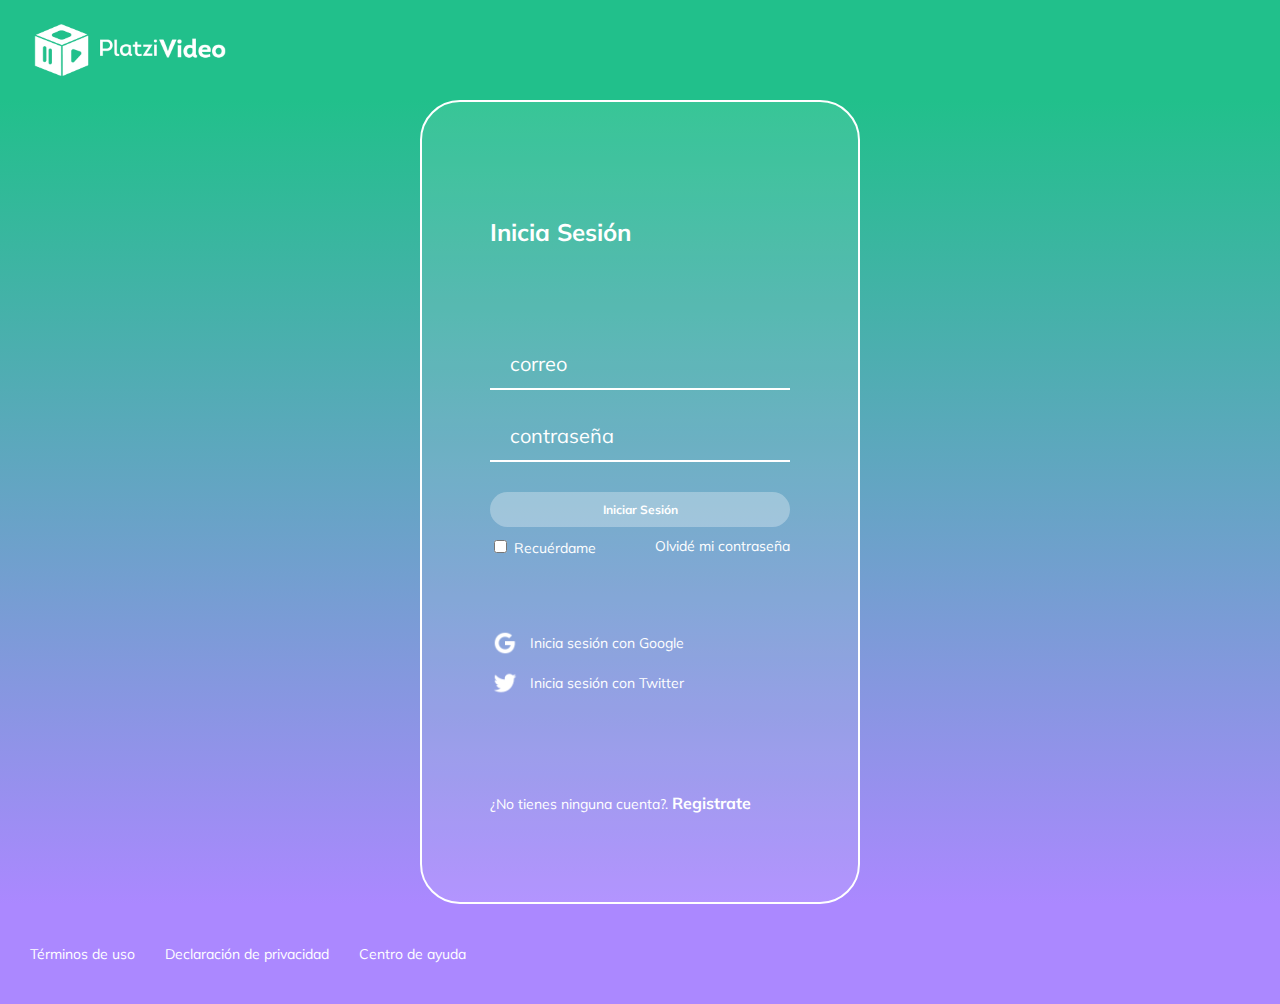
<file: index.html>
<!DOCTYPE html>
<html lang="en">
<head>
  <meta charset="UTF-8">
  <meta name="viewport" content="width=device-width, initial-scale=1.0">
  <meta http-equiv="X-UA-Compatible" content="ie=edge">
  <link rel="stylesheet" href="css/log.css">
    <link href="https://fonts.googleapis.com/css?family=Muli&display=swap"rel="stylesheet">
  <title>Log in</title>
</head>
<body>
    <header class="header">
      <img src="assets/ico/icon-platzi.png" alt="platzi video logo" class="header__img">
    </header>
    <section class="login">
      <article class="login__container">
        <h2>Inicia Sesi&oacute;n</h2>
        <form action="maqueta.html" class="login__container--form">
          <input type="text" name="" id="" class="input" placeholder="correo">
          <input type="password" name="" id="" class="input" placeholder="contraseña">
          <button class="button">Iniciar Sesi&oacute;n</button>
          <div class="login__container--remember-me">
            <label>
              <input type="checkbox" name="rec" id="rec"> Recu&eacute;rdame
            </label>
            <a href="#">Olvid&eacute; mi contraseña</a>
          </div>
        </form>
        <article class="login__container--social-media">
          <div>
            <img src="assets/ico/icon-google.png" alt="Icon-google">
            Inicia sesi&oacute;n con Google
          </div>
          <div>
            <img src="assets/ico/icon-twitter.png" alt="Icon-Twitter">
            Inicia sesi&oacute;n con Twitter
          </div>
        </article>
        <p class="login__container--registro">¿No tienes ninguna cuenta?.  <a href="registro.html">Registrate</a></p>
      </article>
    </section>
    <footer class="footer">
          <a href="/">T&eacute;rminos de uso</a>
          <a href="/">Declaraci&oacute;n de privacidad</a>
          <a href="/">Centro de ayuda</a>
    </footer>
</body>
</html>
</file>
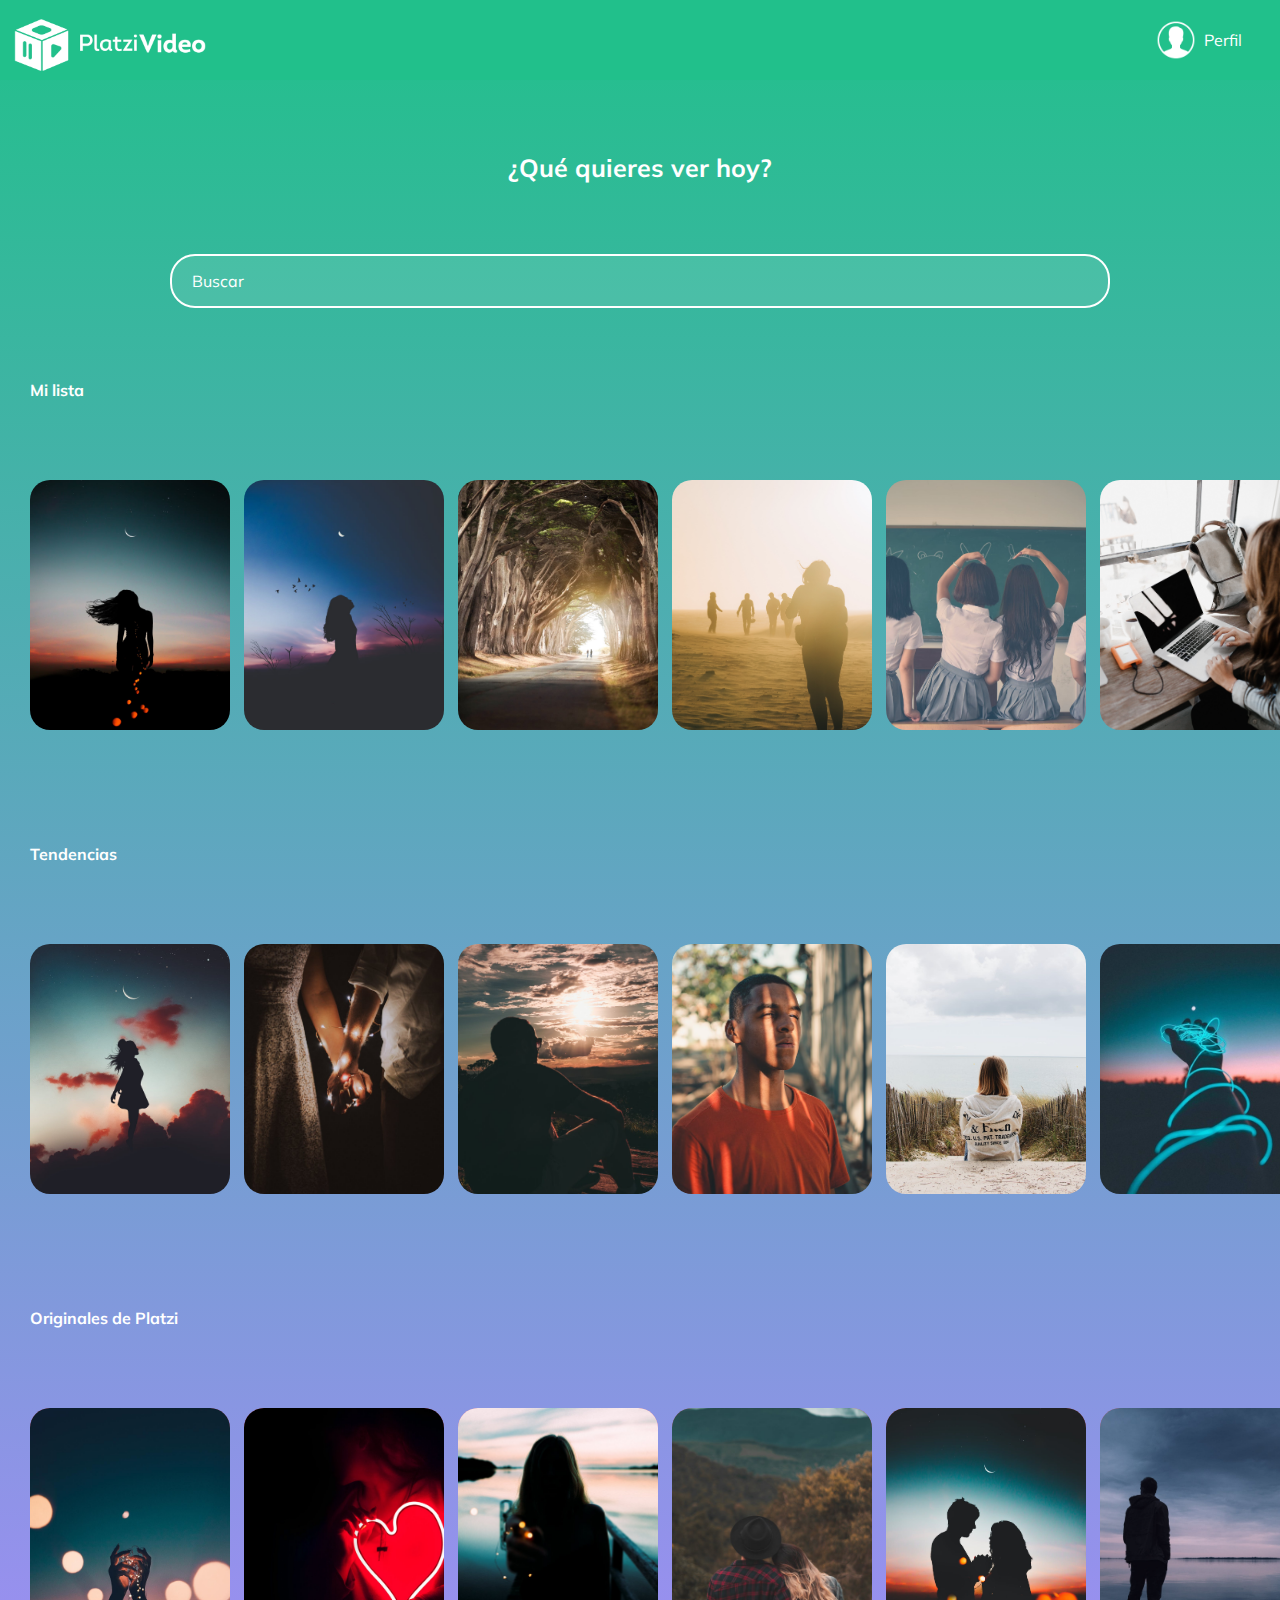
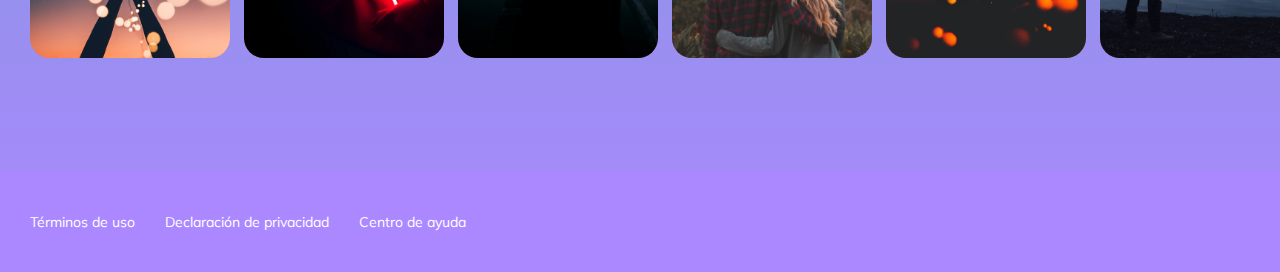
<file: maqueta.html>
<!DOCTYPE html>
<html lang="en">
<head>
  <meta charset="UTF-8">
  <meta name="viewport" content="width=device-width, initial-scale=1.0">
  <meta http-equiv="X-UA-Compatible" content="ie=edge">
  <link rel="stylesheet" href="css/master.css">
  <link href="https://fonts.googleapis.com/css?family=Muli&display=swap" rel="stylesheet">
  <title>Platzi Video</title>
</head>
<body>
  <header class="header">
    <img src="assets/ico/icon-platzi.png" alt="Platzi icono" class="header__img">
    <div class="header__menu">
        <div class="header__menu--profile">
            <img src="assets/ico/icon-user.png" alt="profile__incon">
            <p>Perfil</p>
        </div>
        <ul>
            <li><a href="not_found.html">Cuenta</a></li>
            <li><a href="index.html">Cerrar Sesi&oacute;n</a></li>
        </ul>
    </div>
  </header>
<!-- secciones de la pagina -->
  <section class="main">
    <h2 class="main__tittle">¿Qu&eacute; quieres ver hoy?</h2>
    <input class="input" type="text" placeholder="Buscar">
  </section>
  <!-- mi lista -->
  <h2 class="categories__title">Mi lista</h2>
  <section class="carousel">
      <div class="carousel__container">
          <div class="carousel-item">
              <img src="assets/img/full moon.jpeg" alt="" class="carousel-item__img">
              <div class="carousel-item__details">
                  <div>
                      <img class="carousel-item__details--img"  src="assets/ico/icon-play.png" alt="">
                      <img class="carousel-item__details--img"  src="assets/ico/icon-plus.png" alt="">
                  </div>
                      <p class="carousel-item__details--title"> Titulo descriptivo </p>
                      <p class="carousel-item__details--subtitle"> 2019 16+ 114 min </p>
              </div>
          </div>
          <div class="carousel-item">
              <img src="assets/img/in the dark.jpeg" class="carousel-item__img">
              <div class="carousel-item__details">
                  <div>
                      <img class="carousel-item__details--img"  src="assets/ico/icon-play.png" alt="">
                      <img class="carousel-item__details--img"  src="assets/ico/icon-plus.png" alt="">
                  </div>
                      <p class="carousel-item__details--title"> Titulo descriptivo </p>
                      <p class="carousel-item__details--subtitle"> 2019 16+ 114 min </p>
              </div>
          </div>
          <div class="carousel-item">
              <img src="assets/img/forest.jpeg" class="carousel-item__img">
              <div class="carousel-item__details">
                  <div>
                      <img class="carousel-item__details--img"  src="assets/ico/icon-play.png" alt="">
                      <img class="carousel-item__details--img"  src="assets/ico/icon-plus.png" alt="">
                  </div>
                      <p class="carousel-item__details--title"> Titulo descriptivo </p>
                      <p class="carousel-item__details--subtitle"> 2019 16+ 114 min </p>
              </div>
          </div>
          <div class="carousel-item">
              <img src="assets/img/friends.jpg" class="carousel-item__img">
              <div class="carousel-item__details">
                  <div>
                      <img class="carousel-item__details--img"  src="assets/ico/icon-play.png" alt="">
                      <img  class="carousel-item__details--img" src="assets/ico/icon-plus.png" alt="">
                  </div>
                      <p class="carousel-item__details--title"> Titulo descriptivo </p>
                      <p class="carousel-item__details--subtitle"> 2019 16+ 114 min </p>
              </div>
          </div>
          <div class="carousel-item">
              <img src="assets/img/fiendship.jpeg" class="carousel-item__img">
              <div class="carousel-item__details">
                  <div>
                      <img class="carousel-item__details--img" src="assets/ico/icon-play.png" alt="">
                      <img class="carousel-item__details--img" src="assets/ico/icon-plus.png" alt="">
                  </div>
                    <p class="carousel-item__details--title">Titulo descriptivo </p>
                    <p class="carousel-item__details--subtitle"> 2019 16+ 114 min </p>
              </div>
          </div>
          <div class="carousel-item">
              <img src="assets/img/computer.jpg" class="carousel-item__img">
              <div class="carousel-item__details">
                  <div>
                      <img class="carousel-item__details--img"  src="assets/ico/icon-play.png" alt="">
                      <img class="carousel-item__details--img"  src="assets/ico/icon-plus.png" alt="">
                  </div>
                    <p class="carousel-item__details--title">Titulo descriptivo </p>
                    <p class="carousel-item__details--subtitle"> 2019 16+ 114 min </p>
              </div>
          </div>
      </div>
  </section>
  <!-- Tendencias -->
  <h2 class="categories__title">Tendencias</h2>
  <section class="carousel">
      <div class="carousel__container">
          <div class="carousel-item">
              <img src="assets/img/sky.jpeg" alt="" class="carousel-item__img">
              <div class="carousel-item__details">
                  <div>
                      <img class="carousel-item__details--img"  src="assets/ico/icon-play.png" alt="">
                      <img class="carousel-item__details--img"  src="assets/ico/icon-plus.png" alt="">
                  </div>
                      <p class="carousel-item__details--title"> Titulo descriptivo </p>
                      <p class="carousel-item__details--subtitle"> 2019 16+ 114 min </p>
              </div>
          </div>
          <div class="carousel-item">
              <img src="assets/img/their.jpeg" class="carousel-item__img">
              <div class="carousel-item__details">
                  <div>
                      <img class="carousel-item__details--img"  src="assets/ico/icon-play.png" alt="">
                      <img class="carousel-item__details--img"  src="assets/ico/icon-plus.png" alt="">
                  </div>
                      <p class="carousel-item__details--title"> Titulo descriptivo </p>
                      <p class="carousel-item__details--subtitle"> 2019 16+ 114 min </p>
              </div>
          </div>
          <div class="carousel-item">
              <img src="assets/img/when.jpeg" class="carousel-item__img">
              <div class="carousel-item__details">
                  <div>
                      <img class="carousel-item__details--img"  src="assets/ico/icon-play.png" alt="">
                      <img class="carousel-item__details--img"  src="assets/ico/icon-plus.png" alt="">
                  </div>
                      <p class="carousel-item__details--title"> Titulo descriptivo </p>
                      <p class="carousel-item__details--subtitle"> 2019 16+ 114 min </p>
              </div>
          </div>
          <div class="carousel-item">
              <img src="assets/img/light.jpeg" class="carousel-item__img">
              <div class="carousel-item__details">
                  <div>
                      <img class="carousel-item__details--img"  src="assets/ico/icon-play.png" alt="">
                      <img  class="carousel-item__details--img" src="assets/ico/icon-plus.png" alt="">
                  </div>
                      <p class="carousel-item__details--title"> Titulo descriptivo </p>
                      <p class="carousel-item__details--subtitle"> 2019 16+ 114 min </p>
              </div>
          </div>
          <div class="carousel-item">
              <img src="assets/img/lonely.jpeg" class="carousel-item__img">
              <div class="carousel-item__details">
                  <div>
                      <img class="carousel-item__details--img" src="assets/ico/icon-play.png" alt="">
                      <img class="carousel-item__details--img" src="assets/ico/icon-plus.png" alt="">
                  </div>
                    <p class="carousel-item__details--title">Titulo descriptivo </p>
                    <p class="carousel-item__details--subtitle"> 2019 16+ 114 min </p>
              </div>
          </div>
          <div class="carousel-item">
              <img src="assets/img/to stars.jpg" class="carousel-item__img">
              <div class="carousel-item__details">
                  <div>
                      <img class="carousel-item__details--img"  src="assets/ico/icon-play.png" alt="">
                      <img class="carousel-item__details--img"  src="assets/ico/icon-plus.png" alt="">
                  </div>
                    <p class="carousel-item__details--title">Titulo descriptivo </p>
                    <p class="carousel-item__details--subtitle"> 2019 16+ 114 min </p>
              </div>
          </div>
      </div>
  </section>
  <!-- Platzi originals -->
  <h2 class="categories__title">Originales de Platzi</h2>
  <section class="carousel">
      <div class="carousel__container">
          <div class="carousel-item">
              <img src="assets/img/hands.jpg" alt="" class="carousel-item__img">
              <div class="carousel-item__details">
                  <div>
                      <img class="carousel-item__details--img"  src="assets/ico/icon-play.png" alt="">
                      <img class="carousel-item__details--img"  src="assets/ico/icon-plus.png" alt="">
                  </div>
                      <p class="carousel-item__details--title"> Titulo descriptivo </p>
                      <p class="carousel-item__details--subtitle"> 2019 16+ 114 min </p>
              </div>
          </div>
          <div class="carousel-item">
              <img src="assets/img/heart.jpeg" class="carousel-item__img">
              <div class="carousel-item__details">
                  <div>
                      <img class="carousel-item__details--img"  src="assets/ico/icon-play.png" alt="">
                      <img class="carousel-item__details--img"  src="assets/ico/icon-plus.png" alt="">
                  </div>
                      <p class="carousel-item__details--title"> Titulo descriptivo </p>
                      <p class="carousel-item__details--subtitle"> 2019 16+ 114 min </p>
              </div>
          </div>
          <div class="carousel-item">
              <img src="assets/img/bridge.jpeg" class="carousel-item__img">
              <div class="carousel-item__details">
                  <div>
                      <img class="carousel-item__details--img"  src="assets/ico/icon-play.png" alt="">
                      <img class="carousel-item__details--img"  src="assets/ico/icon-plus.png" alt="">
                  </div>
                      <p class="carousel-item__details--title"> Titulo descriptivo </p>
                      <p class="carousel-item__details--subtitle"> 2019 16+ 114 min </p>
              </div>
          </div>
          <div class="carousel-item">
              <img src="assets/img/goal.jpeg" class="carousel-item__img">
              <div class="carousel-item__details">
                  <div>
                      <img class="carousel-item__details--img"  src="assets/ico/icon-play.png" alt="">
                      <img  class="carousel-item__details--img" src="assets/ico/icon-plus.png" alt="">
                  </div>
                      <p class="carousel-item__details--title"> Titulo descriptivo </p>
                      <p class="carousel-item__details--subtitle"> 2019 16+ 114 min </p>
              </div>
          </div>
          <div class="carousel-item">
              <img src="assets/img/couple.jpeg" class="carousel-item__img">
              <div class="carousel-item__details">
                  <div>
                      <img class="carousel-item__details--img" src="assets/ico/icon-play.png" alt="">
                      <img class="carousel-item__details--img" src="assets/ico/icon-plus.png" alt="">
                  </div>
                    <p class="carousel-item__details--title">Titulo descriptivo </p>
                    <p class="carousel-item__details--subtitle"> 2019 16+ 114 min </p>
              </div>
          </div>
          <div class="carousel-item">
              <img src="assets/img/at beach.jpeg" class="carousel-item__img">
              <div class="carousel-item__details">
                  <div>
                      <img class="carousel-item__details--img"  src="assets/ico/icon-play.png" alt="">
                      <img class="carousel-item__details--img"  src="assets/ico/icon-plus.png" alt="">
                  </div>
                    <p class="carousel-item__details--title">Titulo descriptivo </p>
                    <p class="carousel-item__details--subtitle"> 2019 16+ 114 min </p>
              </div>
          </div>
      </div>
  </section>
  <!-- pie de pagina -->
  <footer class="footer">
    <a href="/">T&eacute;rminos de uso</a>
    <a href="/">Declaraci&oacute;n de privacidad</a>
    <a href="/">Centro de ayuda</a>
  </footer>
</body>
</html>
</file>
<file: css/log.css>
* {
  padding: 0px;
}
body {
  margin: 0;
  font-family: 'Muli', sans-serif;
}
::-webkit-scrollbar {
   display: none;
}
.header {
  align-items: center;
  background-color: #21c08b;
  color: white;
  display: flex;
  height: 100px;
  justify-content: space-between;
  top: 0px;
  width: 100%;
}
.header__img {
  margin-left: 30px;
  width: 200px;
}

.login {
  background: linear-gradient(#21c08b, #ab88ff);
  display: flex;
  align-items: center;
  justify-content: center;
  flex-direction: column;
  padding: 0px 30px;
  min-height: (100vh - 200px);
}

.login__container {
  background: rgba(255, 255, 255, 0.1);
  border: 2px solid white;
  border-radius: 40px;
  color: white;
  padding: 60px 68px 40px;
  min-height: 700px;
  width: 300px;
  display: flex;;
  justify-content: space-around;
  flex-direction: column;
}

.login__container--form {
  display: flex;
  flex-direction: column;
}

.login__container--form label {
  font-size: 14px;
}

.login__container--remember-me{
  color: white;
  display: flex;
  justify-content: space-between;
  margin-top: 10px;
}

.login__container--remember-me a{
  color: white;
  font-size: 14px;
  text-decoration: none;
}

.login__container--remember-me a:hover{
  text-decoration: underline;
}

.login__container--social-media > div{
  display: flex;;
  align-items: center;
  font-size: 14px;
  margin-bottom: 10px;
}

.login__container--social-media > div > img {
  width: 30px;
  margin-right: 10px;
}

.login__container--registro {
  font-size: 14px;
}

.login__container--registro a{
  font-size: 16px;
  color: white;
  font-weight: bold;
  text-decoration: none;
}
.login__container--registro a:hover {
  text-decoration: underline;
}

.input {
  background: transparent;
  border-top: 0px;
  border-left: 0px;
  border-right: 0px;
  border-bottom: 2px solid white;
  font-family: 'Muli', sans-serif;
  font-size: 20px;
  margin-bottom: 20px;
  padding: 0px 20px;
  outline: none;
  height: 50px;
  color: white;
}
::placeholder {
  color: white;
}

.button{
  background: rgba(255, 255, 255, 0.3);
  border: none;
  padding: 10px;
  color: white;
  border-radius: 40px;
  font-size: 12px;
  letter-spacing: 0.4;
  font-family: 'Muli', sans-serif;
  cursor: pointer;
  margin-top: 10px;
  font-weight: bold;
}

.footer {
  background: #ab88ff;
  display: flex;
  align-items: center;
  height: 100px;
  width: 100%
}

.footer a {
  color: white;
  cursor: pointer;
  font-size: 14px;
  padding-left: 30px;
  text-decoration: none;
}

.footer a:hover {
   text-decoration: underline;
}

@media only screen and (max-width: 600px) {
  .login__container {
    background-color: transparent;
    border: none;
    padding: 0px;
    width: 100%;
  }

  .footer {
    align-items: flex-start;
    flex-direction: column;
  }
}
</file>
<file: css/master.css>
* {
    margin: 0;
    padding: 0;
}

 ::-webkit-scrollbar {
    display: none;
}

body {
    margin: 0;
    background: linear-gradient(#21c08b, #ab88ff);
    font-family: 'Muli', sans-serif;
}

.header {
    background: #21c08b;
    width: 100%;
    /*Medida relativa que cubre todo el ahcho de la pagina*/
    height: 80px;
    display: flex;
    justify-content: space-between;
    align-items: center;
}

.header__img {
    width: 200px;
    margin-top: 10px;
    margin-left: 10px;
}

.header__menu {
    margin-right: 30px;
}

.header__menu ul {
    display: none;
    list-style: none;
    padding: 0px;
    position: absolute;
    width: 100px;
    text-align: right;
    margin: 0px 0px 0px -14px;
}

.header__menu li {
    margin: 10px 0px;
}

.header__menu li a {
    color: white;
    text-decoration: none;
}

.header__menu li a:hover {
    text-decoration: underline;
}

.header__menu:hover ul,
ul:hover {
    display: block;
}

.header__menu--profile {
    margin-right: 8px;
    display: flex;
    align-items: center;
}

.header__menu--profile img {
    margin-right: 8px;
    width: 40px;
}

.header__menu--profile p {
    margin: 0px;
    color: white;
}

.main {
    height: 300px;
    display: flex;
    flex-direction: column;
    align-items: center;
    justify-content: space-evenly;
}

.main__tittle {
    color: white;
    font-size: 25px;
}

.input {
    background: rgba(255, 255, 255, .1);
    border: 2px solid white;
    border-radius: 25px;
    color: white;
    font-family: 'Muli', sans-serif;
    font-size: 16px;
    height: 50px;
    padding: 0px 20px;
    width: 70%;
    outline: none;
}

 ::placeholder {
    color: white;
}

.categories__title {
  color: white;
  font-size: 16px;
  position: absolute;
  padding-left: 30px;
  width: 100%;
}

.carousel {
    width: 100%;
    overflow: scroll;
    padding: 30px;
    position: relative;
}

.carousel__container {
    white-space: nowrap;
    margin: 70px 0px;
    padding-bottom: 10px;
}

.carousel-item {
    width: 200px;
    height: 250px;
    border-radius: 20px;
    background-color: palevioletred;
    overflow: hidden;
    margin-right: 10px;
    display: inline-block;
    cursor: pointer;
    transition: 450ms all;
    transform-origin: center left;
    position: relative;
}

.carousel-item:hover ~ .carousel-item {
    transform: translate3d(100px, 0, 0);
}

.carousel__container:hover .carousel-item {
    opacity: 0.3;
}

.carousel__container:hover .carousel-item:hover {
    transform: scale(1.5);
    opacity: 1;
}

.carousel-item__img {
    width: 200px;
    height: 250px;
    object-fit: cover;
}

.carousel-item__details {
    background: linear-gradient(to top, rgba(0, 2, 0, 0.9) 0%, rgba(0, 0, 2, 0) 100%);
    font-size: 10px;
    opacity: 0;
    transition: 450ms opacity;
    padding: 10px;
    position: absolute;
    top: 150px;
    left: 0px;
    right: 0px;
    bottom: 0px;
}

.carousel-item__details:hover {
    opacity: 1;
}

.carousel-item__details--img {
    width: 20px;
    height: 20px;
}

.carousel-item__details--title {
    margin-block-start: 1px;
    width: 180px;
    height: 16px;
    margin-bottom: 0px;
    color: white;
    font-size: 11px;
    font-family: 'Muli', sans-serif;
}

.carousel-item__details--subtitle {
    margin-block-start: 0px;
    width: 180px;
    height: 16px;
    color: white;
    font-size: 11px;
    font-family: 'Muli', sans-serif;
}

.footer {
  background: #ab88ff;
  display: flex;
  align-items: center;
  height: 100px;
  width: 100%
}

.footer a {
  color: white;
  cursor: pointer;
  font-size: 14px;
  padding-left: 30px;
  text-decoration: none;
}

.footer a:hover {
   text-decoration: underline;
}
</file>
